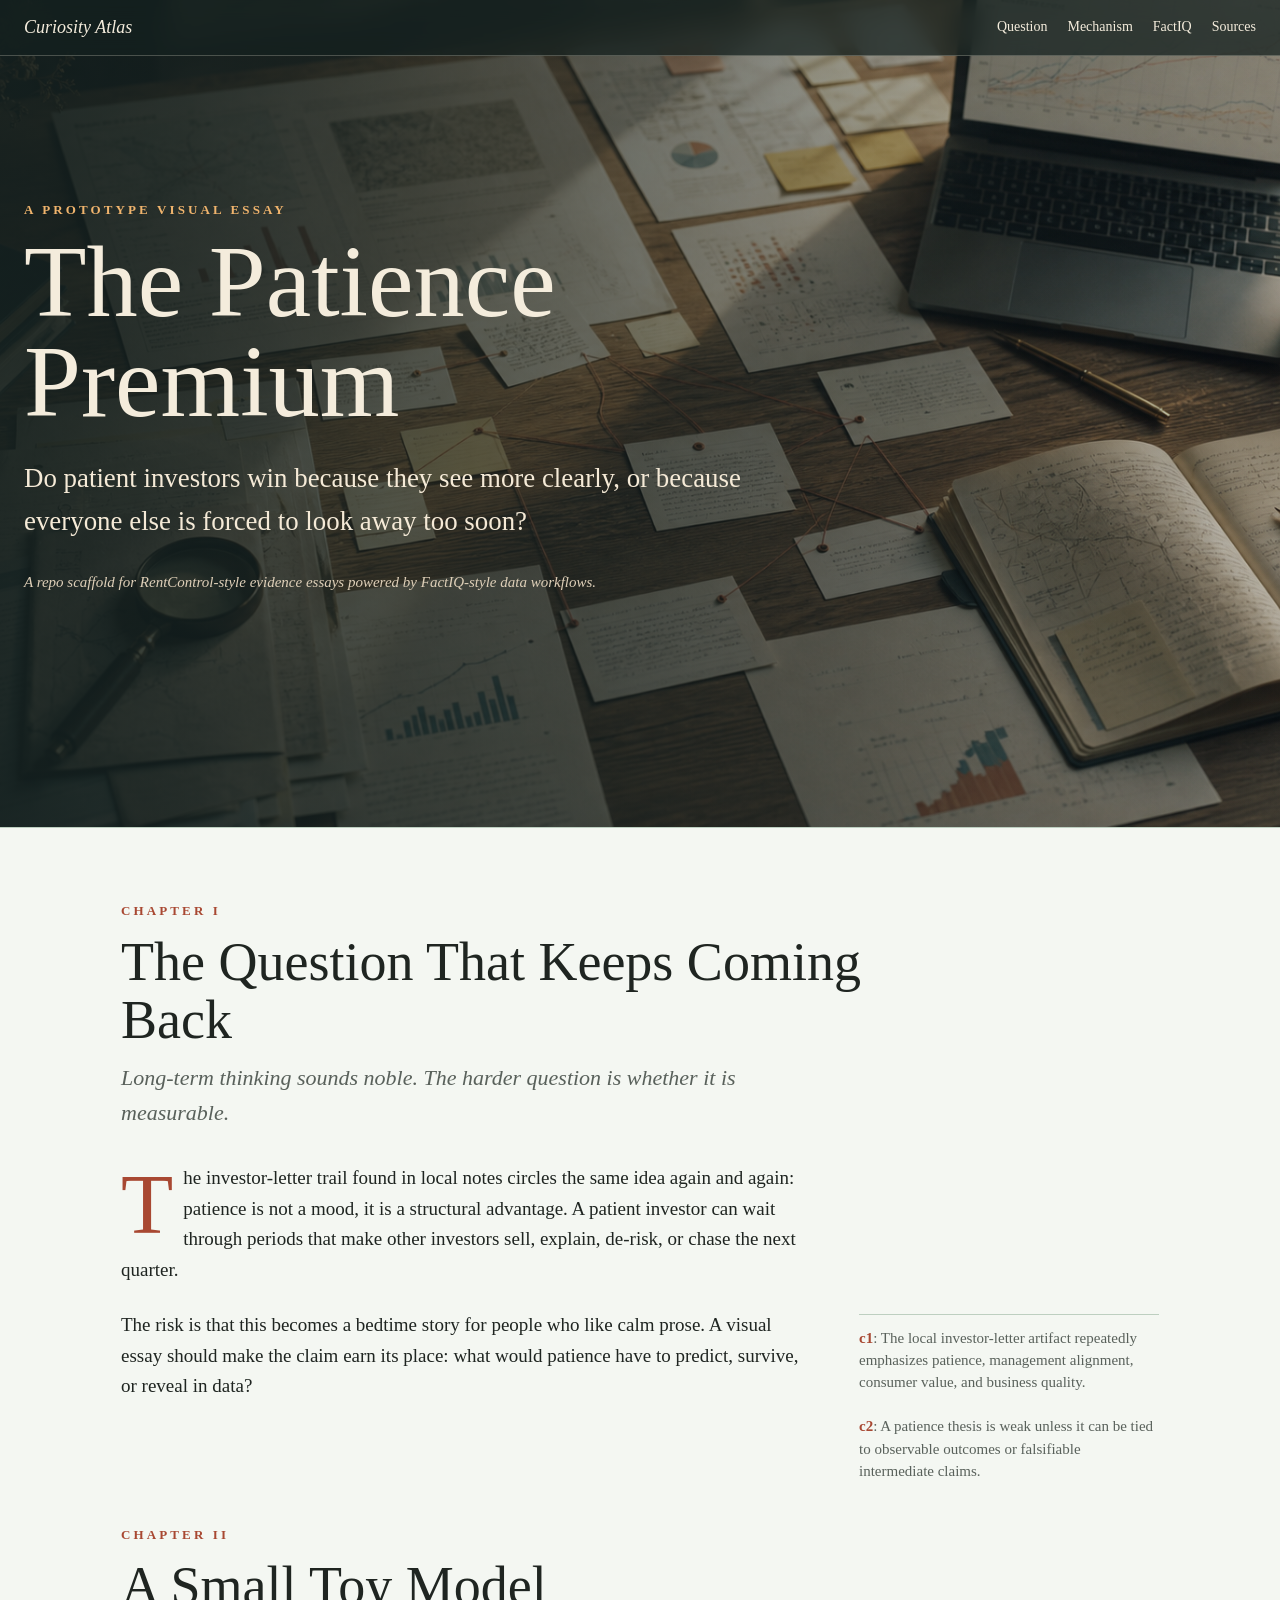
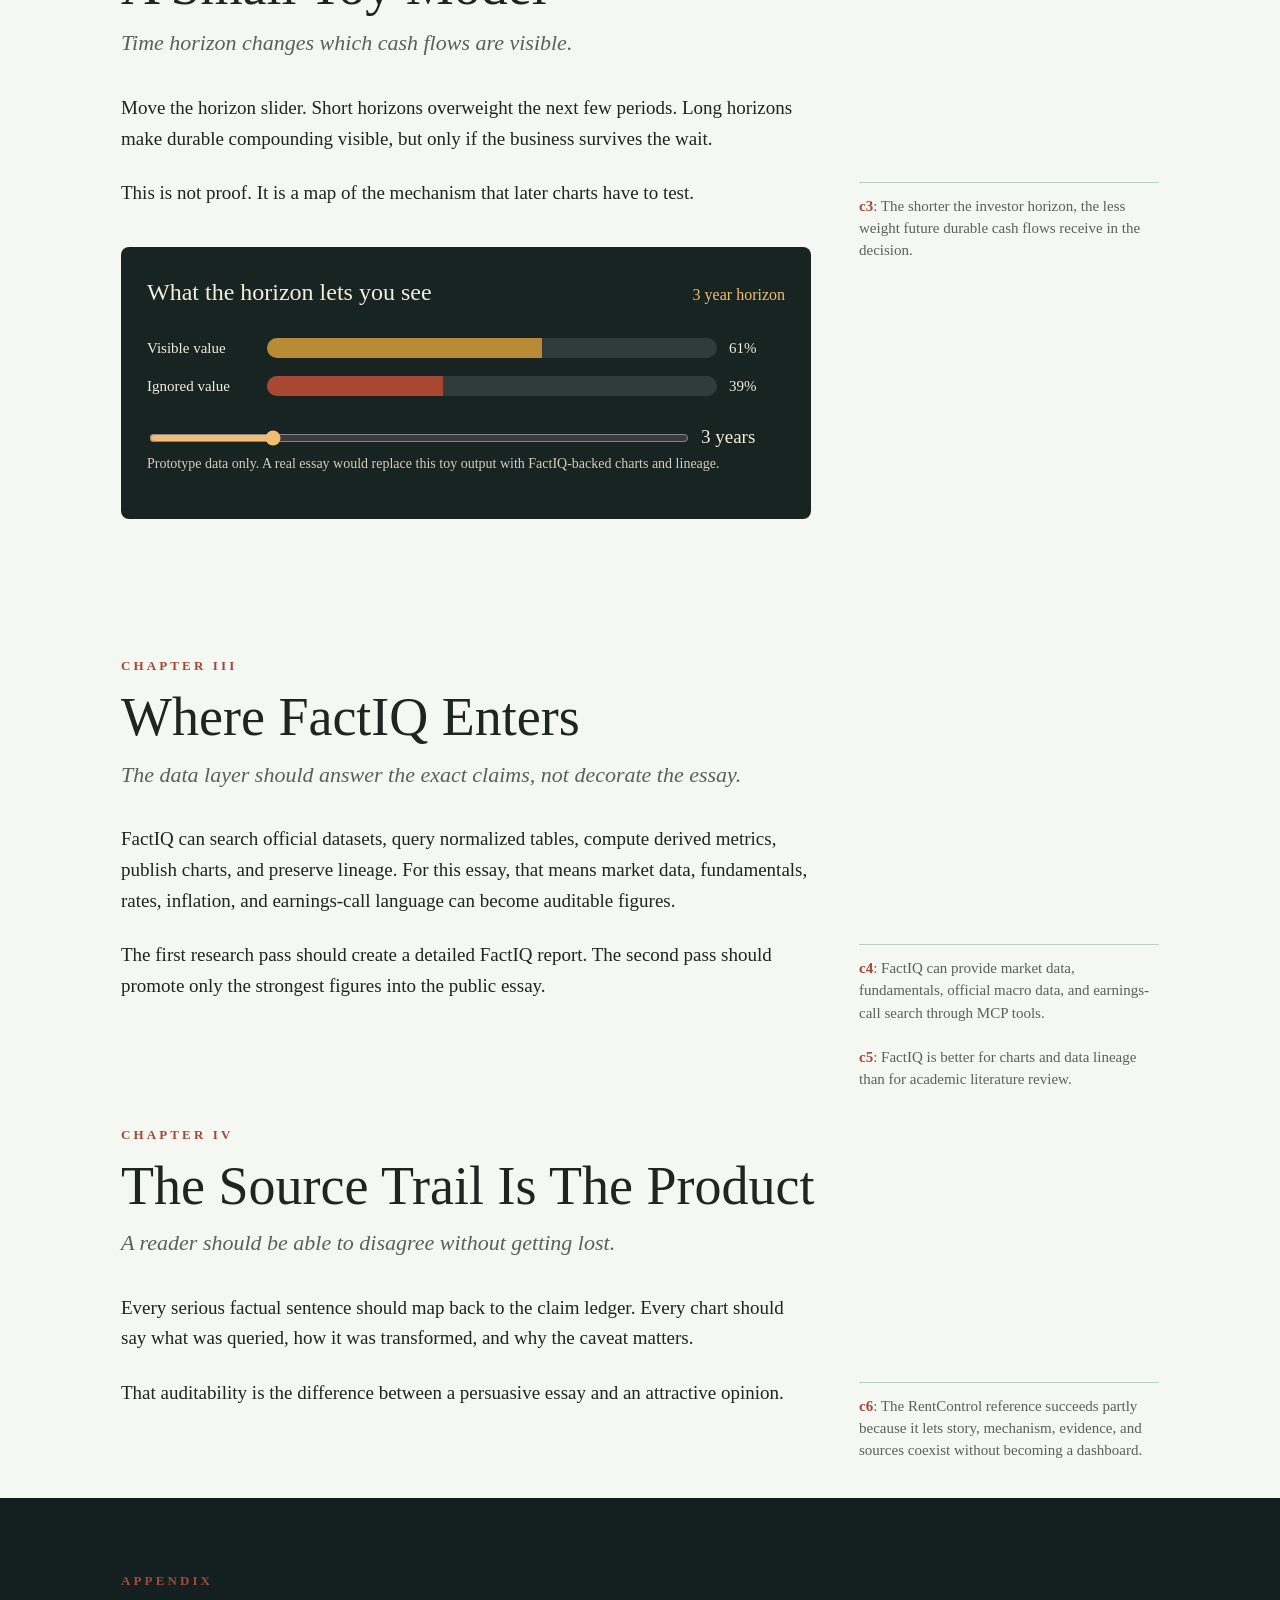
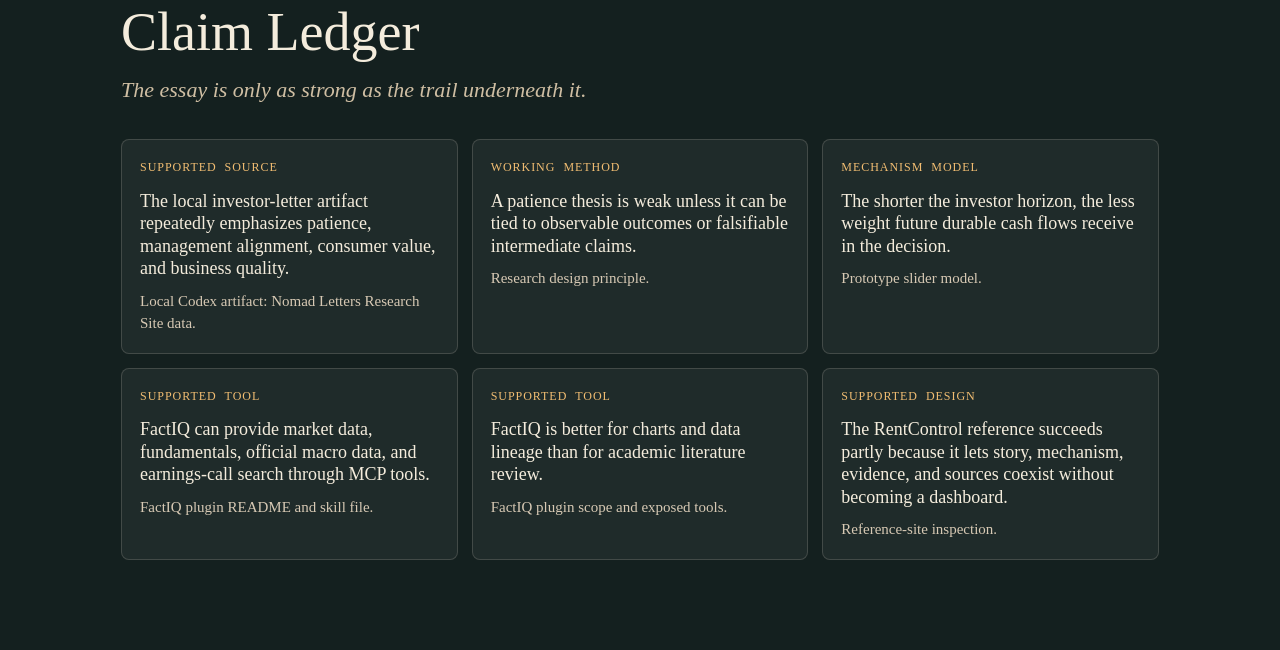
<file: index.html>
<!doctype html>
<html lang="en">
<head>
  <meta charset="utf-8">
  <meta name="viewport" content="width=device-width, initial-scale=1">
  <title>Curiosity Evidence Atlas</title>
  <meta name="description" content="A prototype for turning curiosities into audited visual evidence essays.">
  <link rel="stylesheet" href="styles.css">
</head>
<body>
  <div id="progress"></div>
  <nav class="site-nav" aria-label="Sections">
    <a class="wordmark" href="#top">Curiosity Atlas</a>
    <div class="nav-links">
      <a href="#curiosity">Question</a>
      <a href="#mechanism">Mechanism</a>
      <a href="#data">FactIQ</a>
      <a href="#source-trail">Sources</a>
    </div>
  </nav>

  <header class="hero" id="top">
    <img class="hero-image" src="assets/hero-research-desk.png" alt="A research desk with charts, notes, and source pages.">
    <div class="hero-scrim"></div>
    <div class="hero-copy">
      <p id="kicker" class="kicker">A prototype visual essay</p>
      <h1 id="title">The Patience Premium</h1>
      <p id="subtitle" class="dek">Loading...</p>
      <p class="byline">A repo scaffold for RentControl-style evidence essays powered by FactIQ-style data workflows.</p>
    </div>
  </header>

  <main id="essay" class="article"></main>

  <section class="source-panel" id="sources">
    <div class="section-inner">
      <p class="chapter-no">Appendix</p>
      <h2>Claim Ledger</h2>
      <p class="subhead">The essay is only as strong as the trail underneath it.</p>
      <div id="claims" class="claims-grid"></div>
    </div>
  </section>

  <script id="essay-data" type="application/json">
{
  "title": "The Patience Premium",
  "kicker": "A prototype visual essay",
  "subtitle": "Do patient investors win because they see more clearly, or because everyone else is forced to look away too soon?",
  "chapters": [
    {
      "id": "curiosity",
      "label": "I",
      "title": "The Question That Keeps Coming Back",
      "subhead": "Long-term thinking sounds noble. The harder question is whether it is measurable.",
      "body": [
        "The investor-letter trail found in local notes circles the same idea again and again: patience is not a mood, it is a structural advantage. A patient investor can wait through periods that make other investors sell, explain, de-risk, or chase the next quarter.",
        "The risk is that this becomes a bedtime story for people who like calm prose. A visual essay should make the claim earn its place: what would patience have to predict, survive, or reveal in data?"
      ],
      "claims": ["c1", "c2"]
    },
    {
      "id": "mechanism",
      "label": "II",
      "title": "A Small Toy Model",
      "subhead": "Time horizon changes which cash flows are visible.",
      "body": [
        "Move the horizon slider. Short horizons overweight the next few periods. Long horizons make durable compounding visible, but only if the business survives the wait.",
        "This is not proof. It is a map of the mechanism that later charts have to test."
      ],
      "claims": ["c3"]
    },
    {
      "id": "data",
      "label": "III",
      "title": "Where FactIQ Enters",
      "subhead": "The data layer should answer the exact claims, not decorate the essay.",
      "body": [
        "FactIQ can search official datasets, query normalized tables, compute derived metrics, publish charts, and preserve lineage. For this essay, that means market data, fundamentals, rates, inflation, and earnings-call language can become auditable figures.",
        "The first research pass should create a detailed FactIQ report. The second pass should promote only the strongest figures into the public essay."
      ],
      "claims": ["c4", "c5"]
    },
    {
      "id": "source-trail",
      "label": "IV",
      "title": "The Source Trail Is The Product",
      "subhead": "A reader should be able to disagree without getting lost.",
      "body": [
        "Every serious factual sentence should map back to the claim ledger. Every chart should say what was queried, how it was transformed, and why the caveat matters.",
        "That auditability is the difference between a persuasive essay and an attractive opinion."
      ],
      "claims": ["c6"]
    }
  ],
  "claims": [
    {
      "id": "c1",
      "claim": "The local investor-letter artifact repeatedly emphasizes patience, management alignment, consumer value, and business quality.",
      "status": "supported",
      "type": "source",
      "evidence": "Local Codex artifact: Nomad Letters Research Site data."
    },
    {
      "id": "c2",
      "claim": "A patience thesis is weak unless it can be tied to observable outcomes or falsifiable intermediate claims.",
      "status": "working",
      "type": "method",
      "evidence": "Research design principle."
    },
    {
      "id": "c3",
      "claim": "The shorter the investor horizon, the less weight future durable cash flows receive in the decision.",
      "status": "mechanism",
      "type": "model",
      "evidence": "Prototype slider model."
    },
    {
      "id": "c4",
      "claim": "FactIQ can provide market data, fundamentals, official macro data, and earnings-call search through MCP tools.",
      "status": "supported",
      "type": "tool",
      "evidence": "FactIQ plugin README and skill file."
    },
    {
      "id": "c5",
      "claim": "FactIQ is better for charts and data lineage than for academic literature review.",
      "status": "supported",
      "type": "tool",
      "evidence": "FactIQ plugin scope and exposed tools."
    },
    {
      "id": "c6",
      "claim": "The RentControl reference succeeds partly because it lets story, mechanism, evidence, and sources coexist without becoming a dashboard.",
      "status": "supported",
      "type": "design",
      "evidence": "Reference-site inspection."
    }
  ],
  "sampleData": [
    { "horizon": 1, "visibleValue": 42, "ignoredValue": 58 },
    { "horizon": 2, "visibleValue": 51, "ignoredValue": 49 },
    { "horizon": 3, "visibleValue": 61, "ignoredValue": 39 },
    { "horizon": 5, "visibleValue": 74, "ignoredValue": 26 },
    { "horizon": 8, "visibleValue": 86, "ignoredValue": 14 },
    { "horizon": 10, "visibleValue": 91, "ignoredValue": 9 }
  ]
}
  </script>
  <script src="app.js"></script>
</body>
</html>
</file>
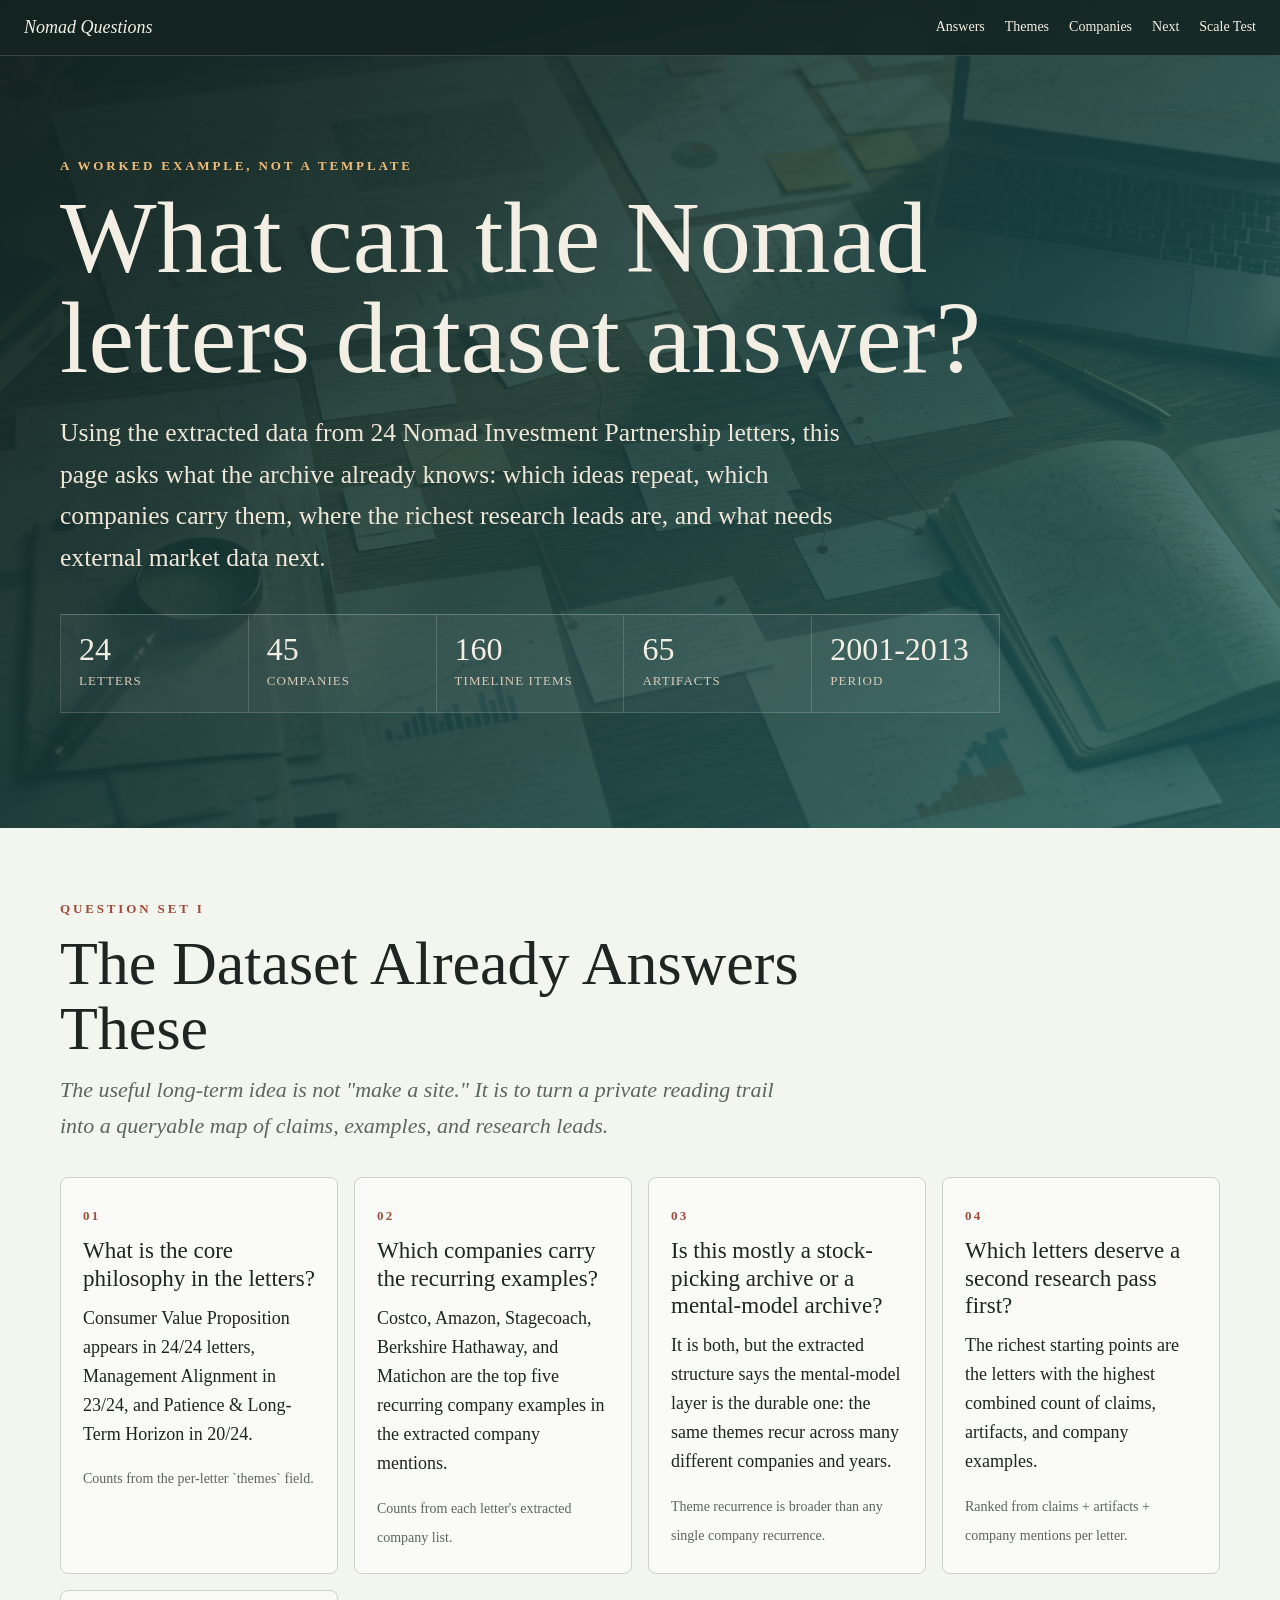
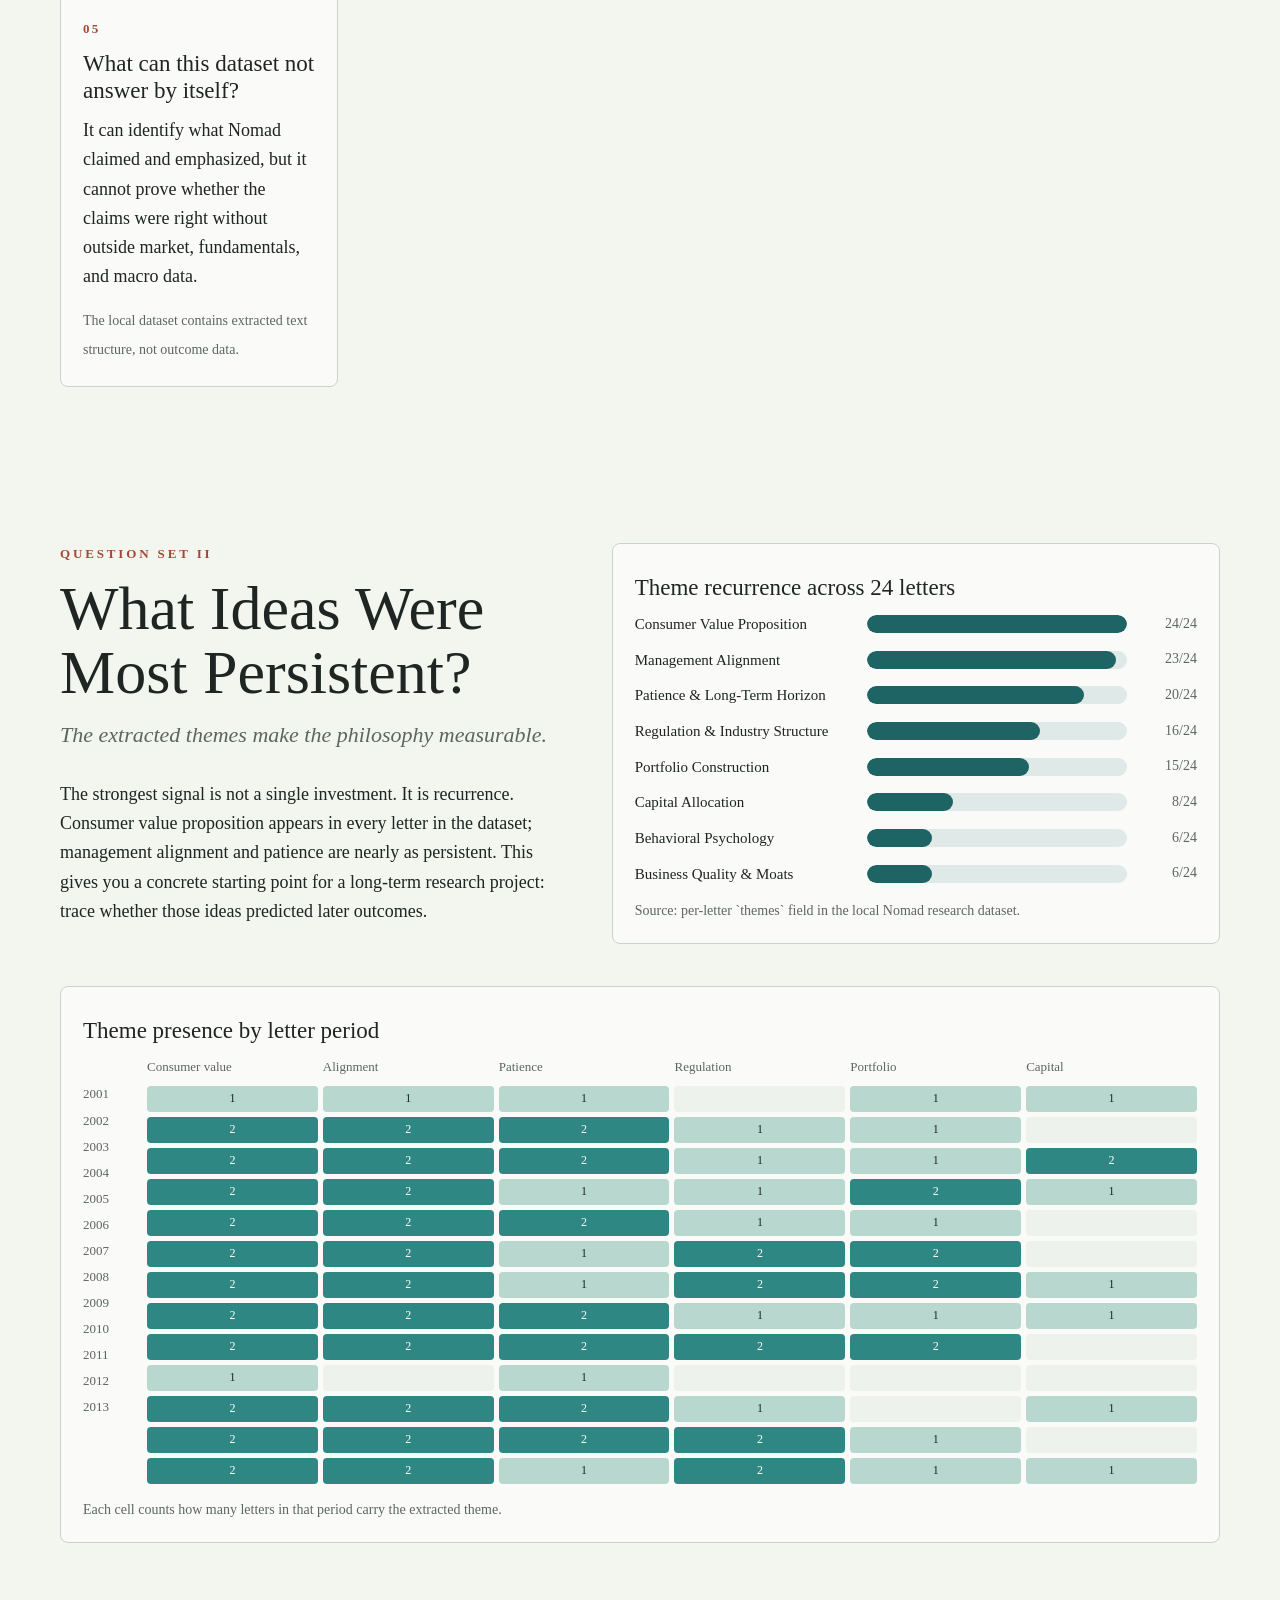
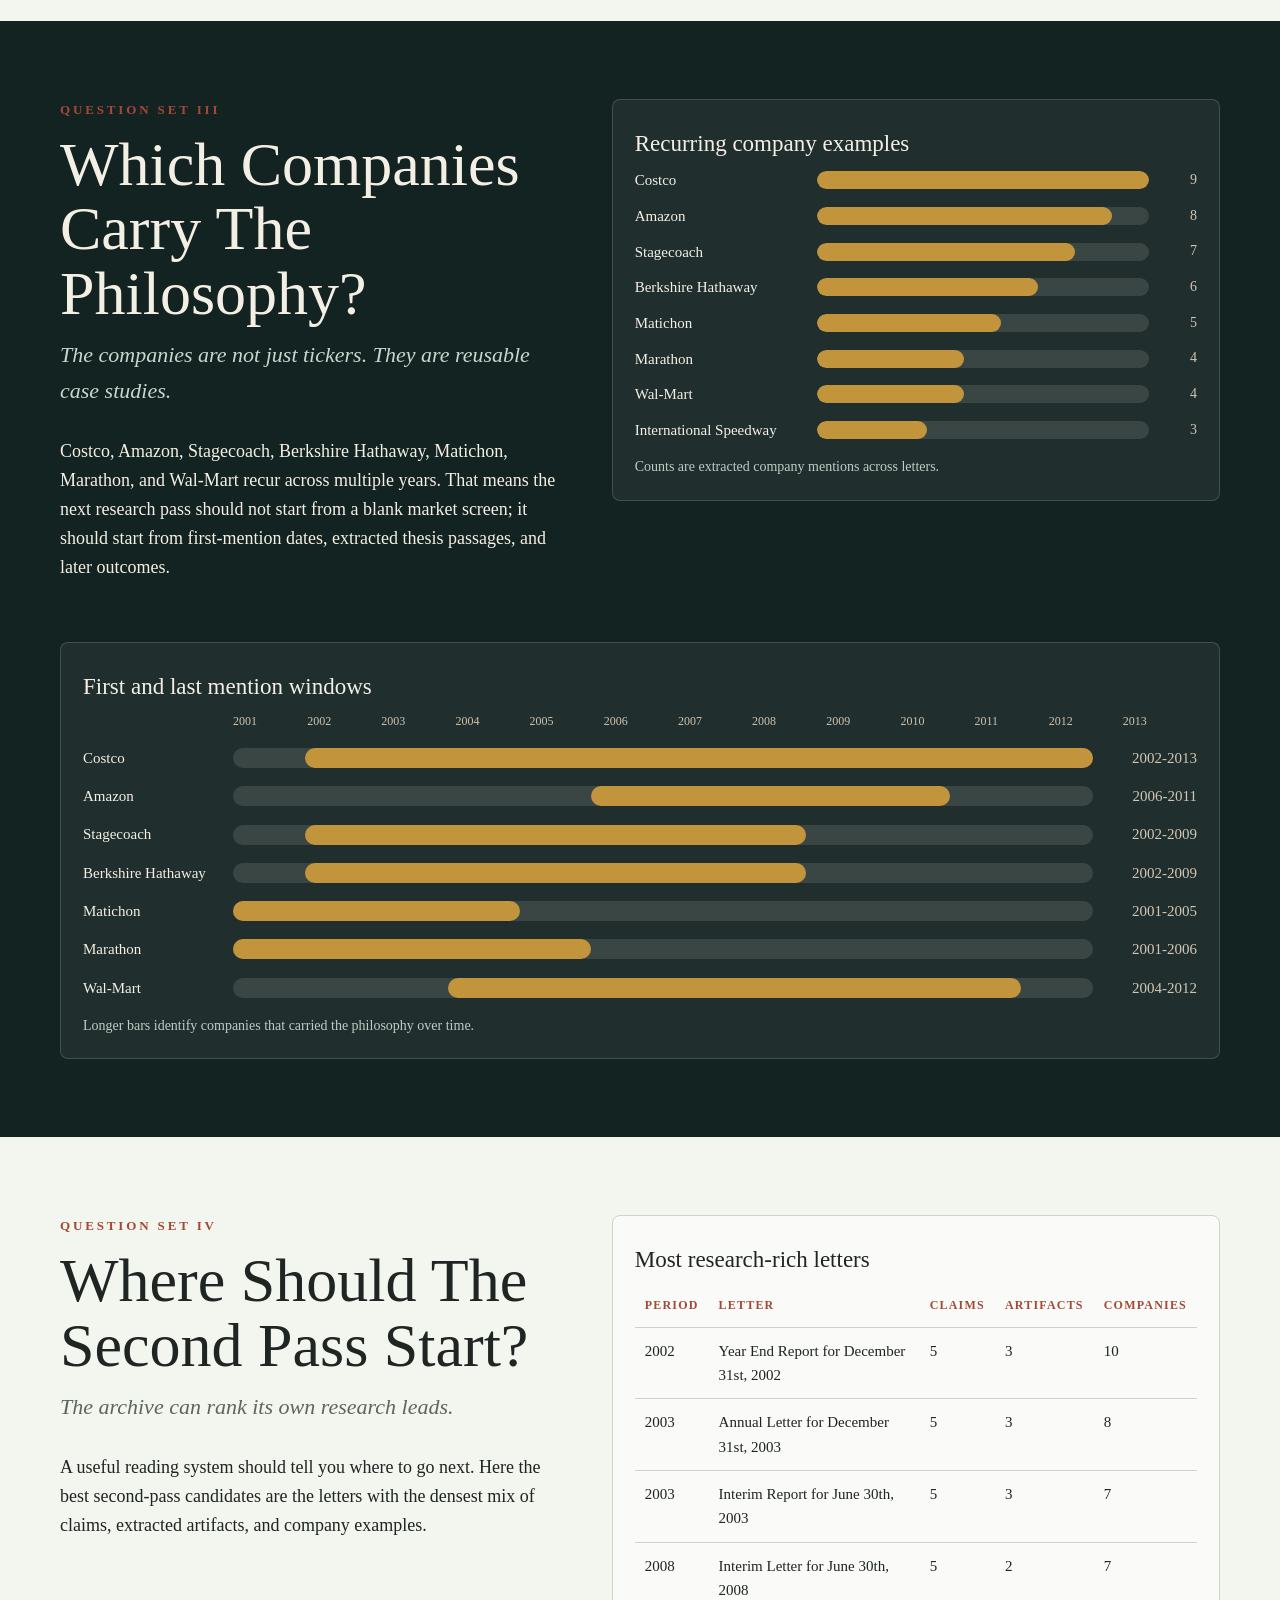
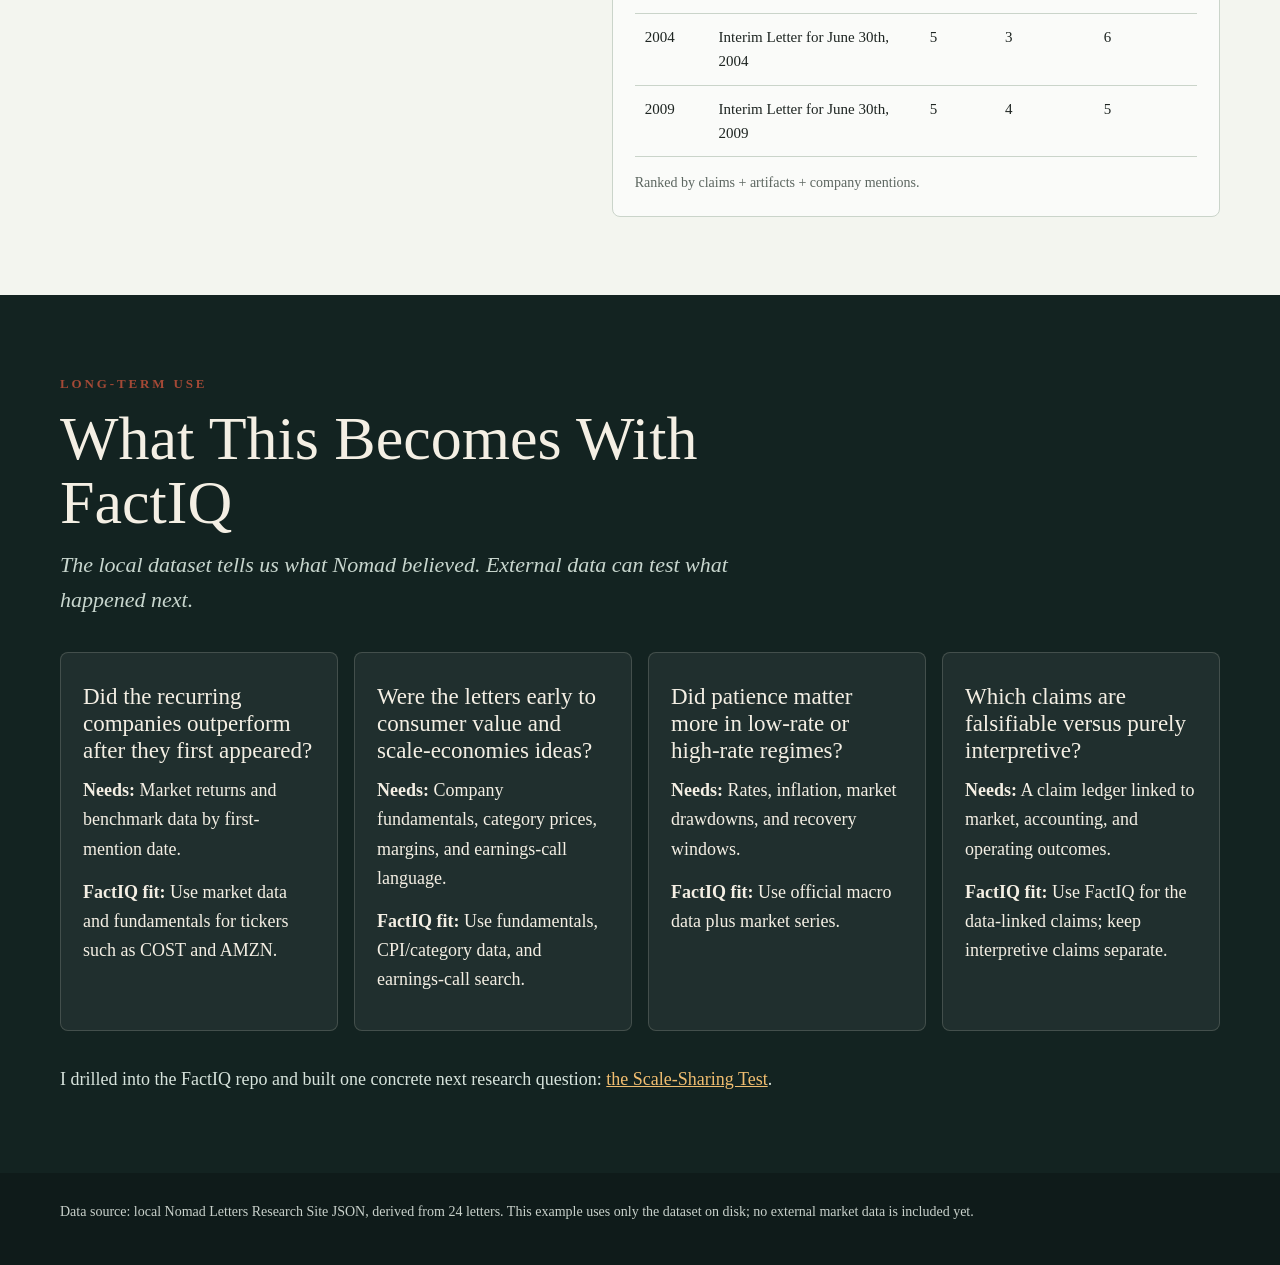
<file: site/index.html>
<!doctype html>
<html lang="en">
<head>
  <meta charset="utf-8">
  <meta name="viewport" content="width=device-width, initial-scale=1">
  <title>What the Nomad Letters Dataset Can Answer</title>
  <meta name="description" content="A worked example using the Nomad investor-letter dataset to answer concrete questions with extracted data.">
  <link rel="stylesheet" href="styles.css">
</head>
<body>
  <div id="progress"></div>
  <nav class="site-nav" aria-label="Sections">
    <a class="wordmark" href="#top">Nomad Questions</a>
    <div class="nav-links">
      <a href="#answers">Answers</a>
      <a href="#themes">Themes</a>
      <a href="#companies">Companies</a>
      <a href="#next">Next</a>
      <a href="scale-sharing.html">Scale Test</a>
    </div>
  </nav>

  <header class="hero" id="top">
    <div class="hero-copy">
      <p class="kicker">A worked example, not a template</p>
      <h1>What can the Nomad letters dataset answer?</h1>
      <p class="dek">
        Using the extracted data from 24 Nomad Investment Partnership letters,
        this page asks what the archive already knows: which ideas repeat, which
        companies carry them, where the richest research leads are, and what
        needs external market data next.
      </p>
      <div id="hero-stats" class="hero-stats" aria-label="Dataset summary"></div>
    </div>
  </header>

  <main>
    <section class="chapter intro" id="answers">
      <div class="section-inner">
        <p class="chapter-no">Question Set I</p>
        <h2>The Dataset Already Answers These</h2>
        <p class="subhead">
          The useful long-term idea is not "make a site." It is to turn a private
          reading trail into a queryable map of claims, examples, and research
          leads.
        </p>
        <div id="answer-cards" class="answer-grid"></div>
      </div>
    </section>

    <section class="chapter" id="themes">
      <div class="section-inner split">
        <div>
          <p class="chapter-no">Question Set II</p>
          <h2>What Ideas Were Most Persistent?</h2>
          <p class="subhead">The extracted themes make the philosophy measurable.</p>
          <p>
            The strongest signal is not a single investment. It is recurrence.
            Consumer value proposition appears in every letter in the dataset;
            management alignment and patience are nearly as persistent. This
            gives you a concrete starting point for a long-term research project:
            trace whether those ideas predicted later outcomes.
          </p>
        </div>
        <figure class="panel">
          <h3>Theme recurrence across 24 letters</h3>
          <div id="theme-bars" class="bar-chart"></div>
          <figcaption>Source: per-letter `themes` field in the local Nomad research dataset.</figcaption>
        </figure>
      </div>
      <div class="section-inner">
        <figure class="panel wide-panel">
          <h3>Theme presence by letter period</h3>
          <div id="theme-heatmap" class="heatmap"></div>
          <figcaption>Each cell counts how many letters in that period carry the extracted theme.</figcaption>
        </figure>
      </div>
    </section>

    <section class="chapter dark" id="companies">
      <div class="section-inner split">
        <div>
          <p class="chapter-no">Question Set III</p>
          <h2>Which Companies Carry The Philosophy?</h2>
          <p class="subhead">
            The companies are not just tickers. They are reusable case studies.
          </p>
          <p>
            Costco, Amazon, Stagecoach, Berkshire Hathaway, Matichon, Marathon,
            and Wal-Mart recur across multiple years. That means the next
            research pass should not start from a blank market screen; it should
            start from first-mention dates, extracted thesis passages, and later
            outcomes.
          </p>
        </div>
        <figure class="panel dark-panel">
          <h3>Recurring company examples</h3>
          <div id="company-bars" class="bar-chart compact"></div>
          <figcaption>Counts are extracted company mentions across letters.</figcaption>
        </figure>
      </div>
      <div class="section-inner">
        <figure class="panel dark-panel wide-panel">
          <h3>First and last mention windows</h3>
          <div id="company-timeline" class="timeline-chart"></div>
          <figcaption>Longer bars identify companies that carried the philosophy over time.</figcaption>
        </figure>
      </div>
    </section>

    <section class="chapter" id="letters">
      <div class="section-inner split">
        <div>
          <p class="chapter-no">Question Set IV</p>
          <h2>Where Should The Second Pass Start?</h2>
          <p class="subhead">The archive can rank its own research leads.</p>
          <p>
            A useful reading system should tell you where to go next. Here the
            best second-pass candidates are the letters with the densest mix of
            claims, extracted artifacts, and company examples.
          </p>
        </div>
        <figure class="panel">
          <h3>Most research-rich letters</h3>
          <div id="letter-table" class="table-wrap"></div>
          <figcaption>Ranked by claims + artifacts + company mentions.</figcaption>
        </figure>
      </div>
    </section>

    <section class="chapter dark" id="next">
      <div class="section-inner">
        <p class="chapter-no">Long-Term Use</p>
        <h2>What This Becomes With FactIQ</h2>
        <p class="subhead">
          The local dataset tells us what Nomad believed. External data can test
          what happened next.
        </p>
        <div id="external-questions" class="next-grid"></div>
        <p class="cta-line">
          I drilled into the FactIQ repo and built one concrete next research question:
          <a href="scale-sharing.html">the Scale-Sharing Test</a>.
        </p>
      </div>
    </section>
  </main>

  <footer class="site-footer">
    <p>
      Data source: local Nomad Letters Research Site JSON, derived from 24
      letters. This example uses only the dataset on disk; no external market
      data is included yet.
    </p>
  </footer>

  <script src="app.js"></script>
</body>
</html>
</file>
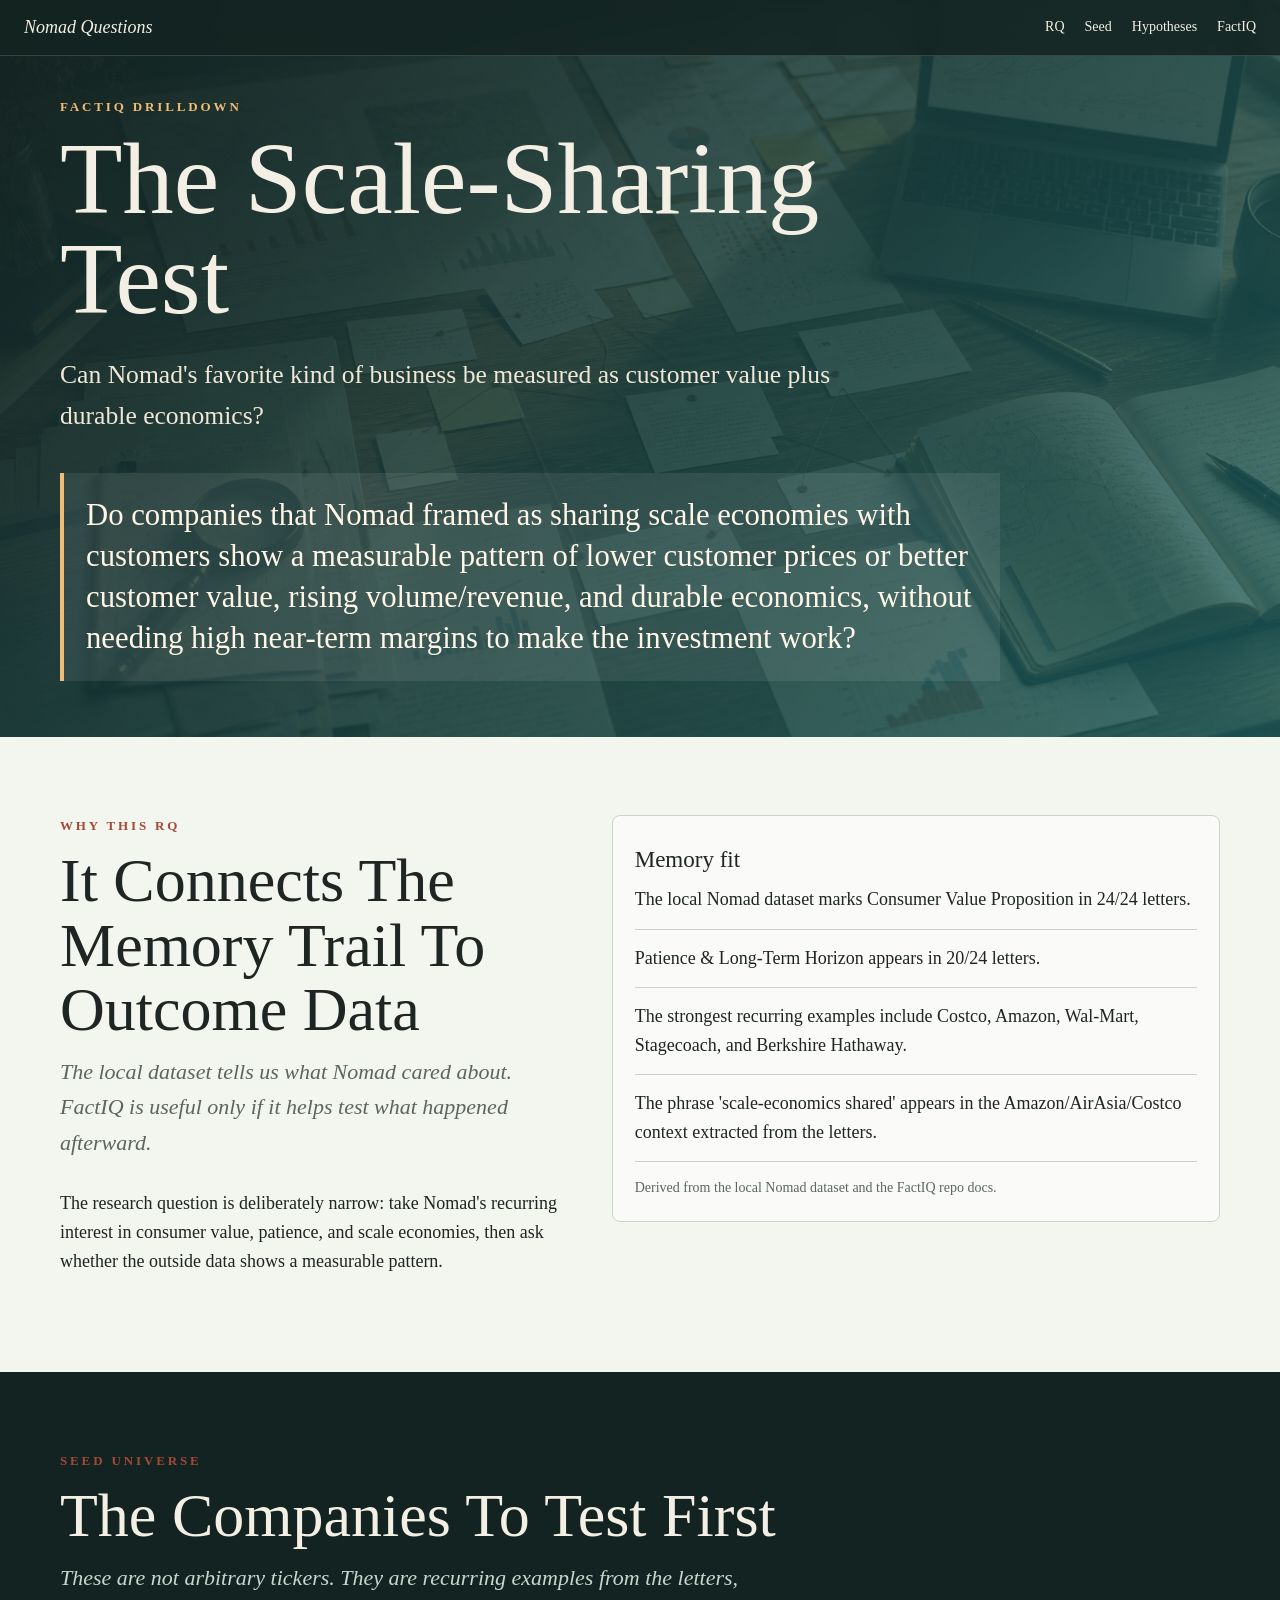
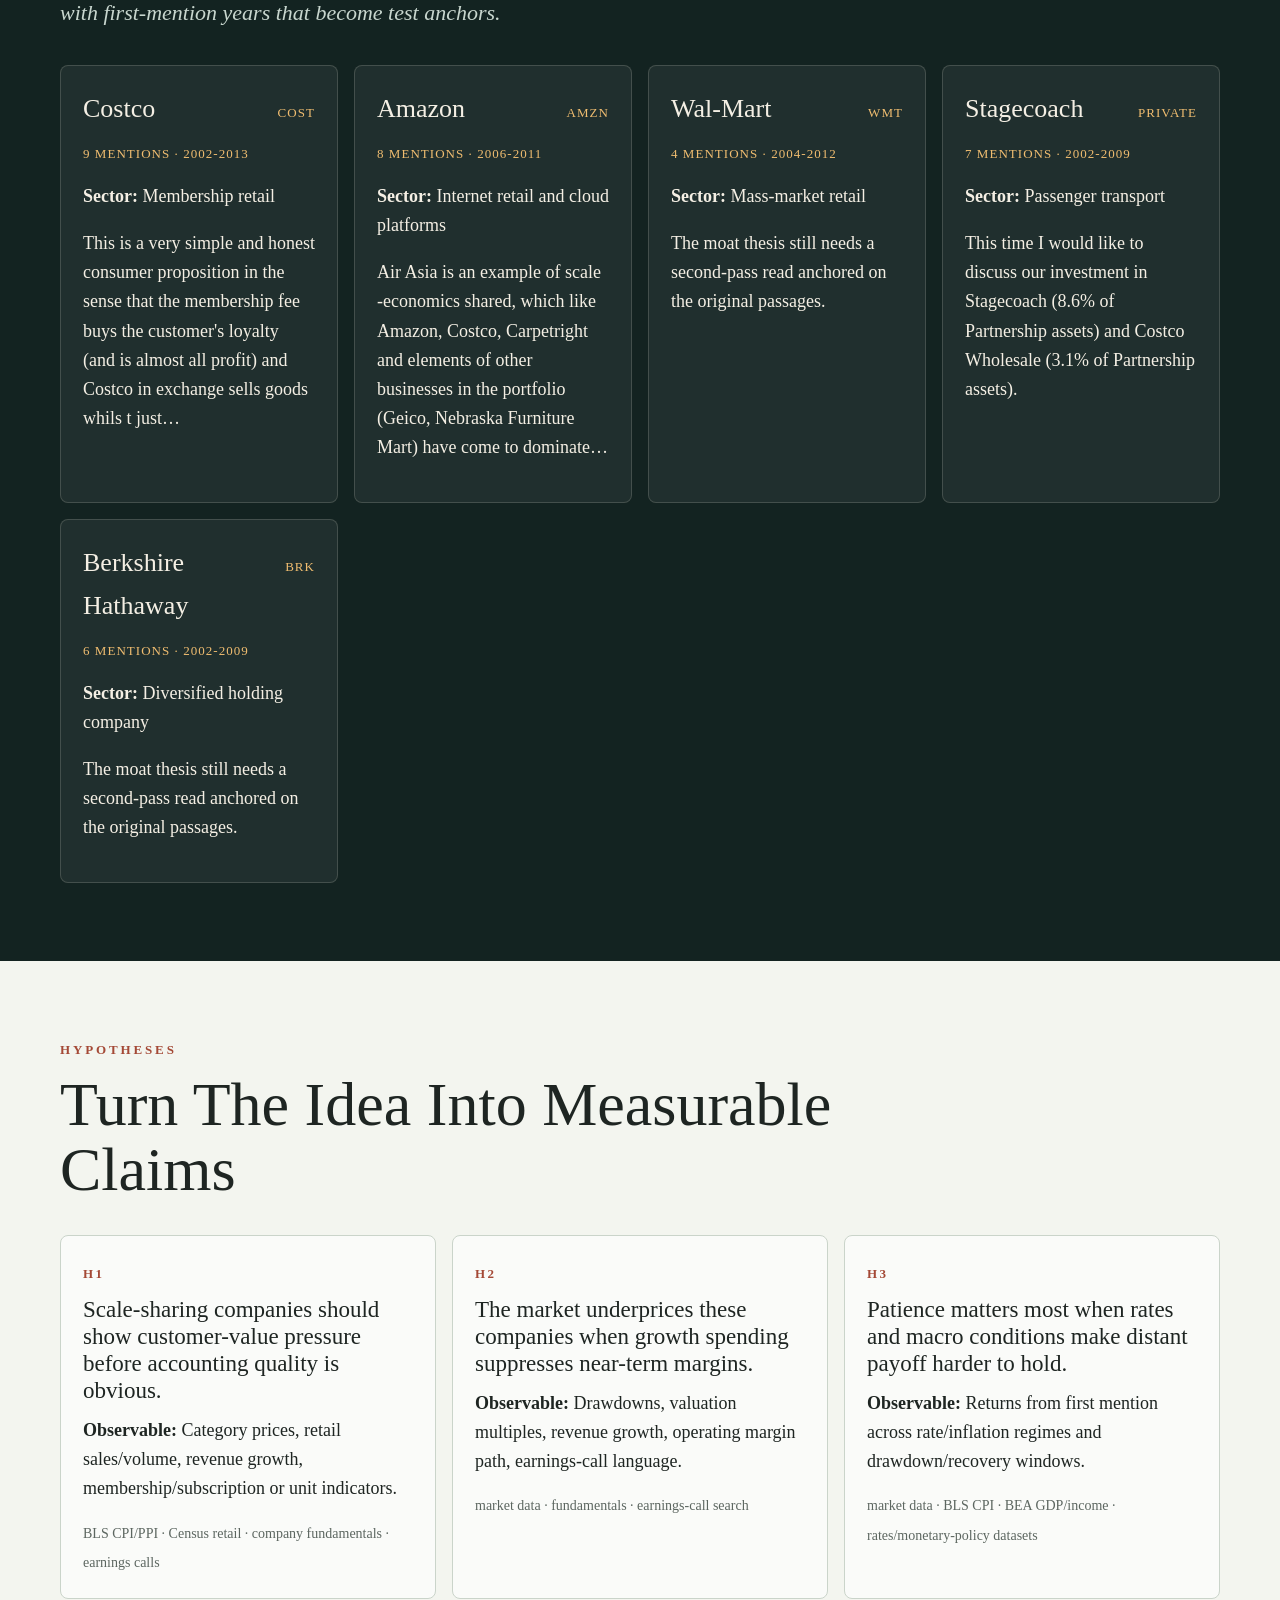
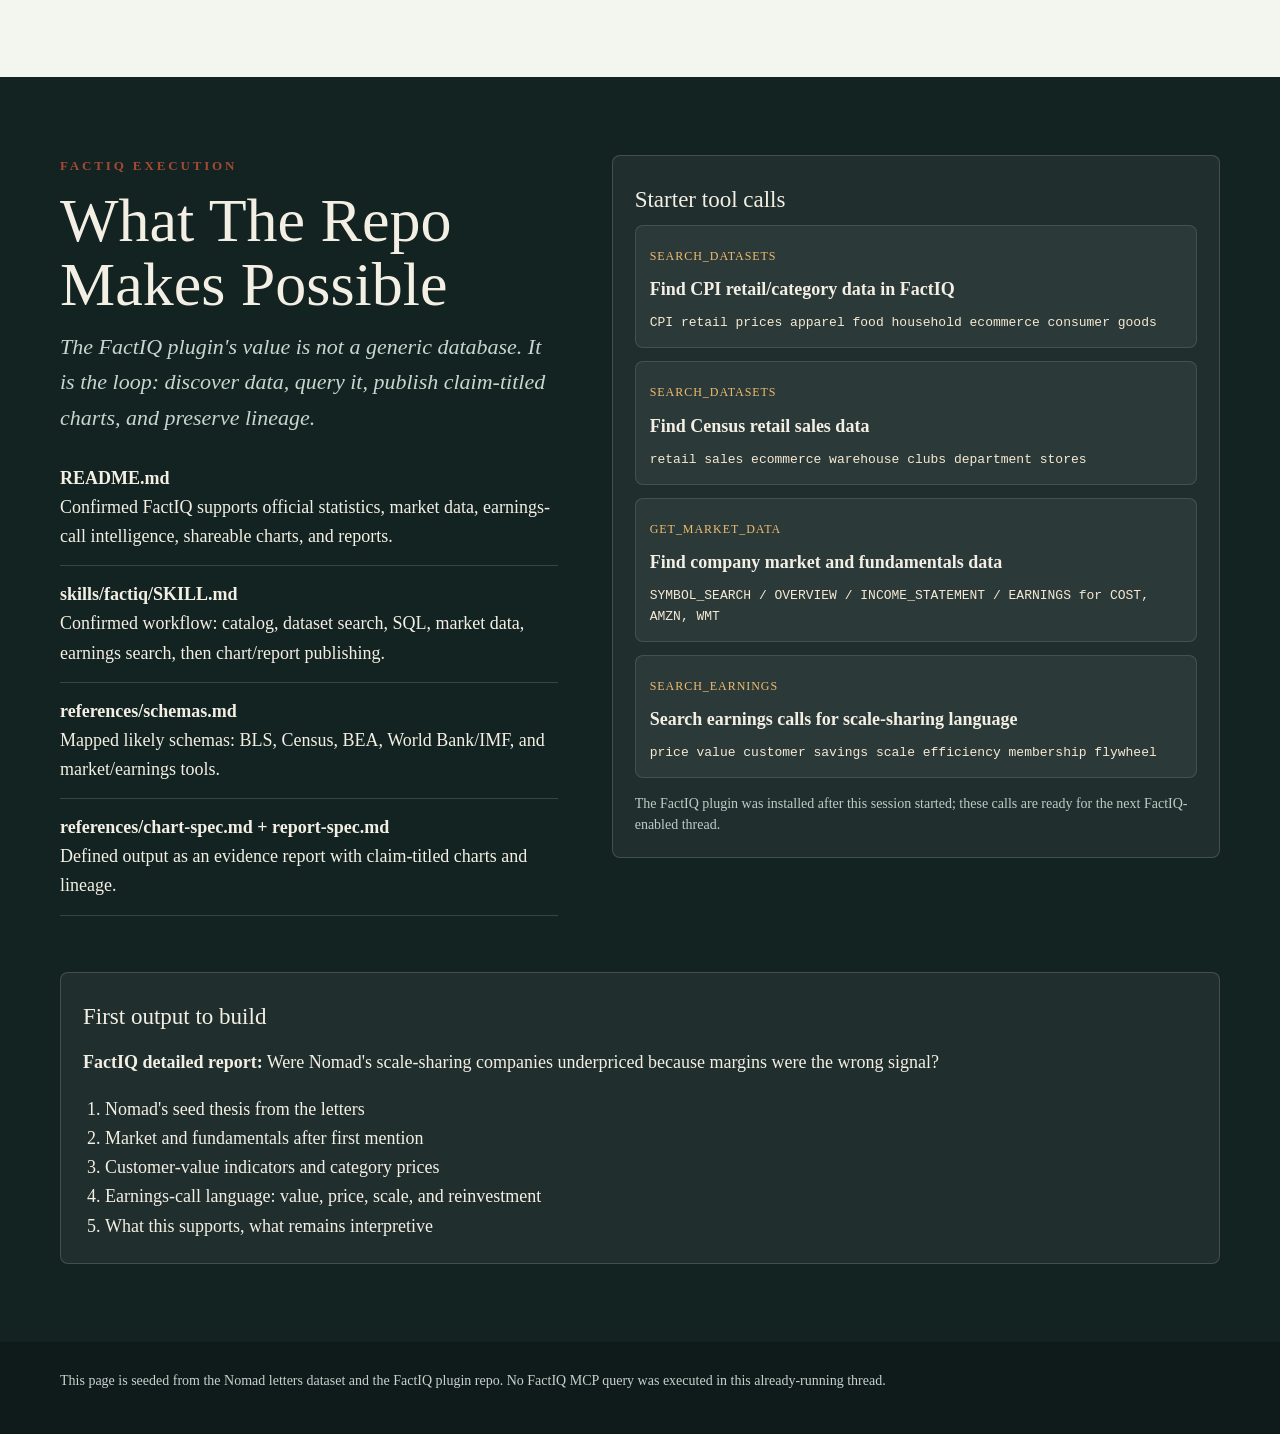
<file: site/scale-sharing.html>
<!doctype html>
<html lang="en">
<head>
  <meta charset="utf-8">
  <meta name="viewport" content="width=device-width, initial-scale=1">
  <title>The Scale-Sharing Test</title>
  <meta name="description" content="A FactIQ-ready research question seeded from the Nomad letters dataset.">
  <link rel="stylesheet" href="styles.css">
</head>
<body>
  <div id="progress"></div>
  <nav class="site-nav" aria-label="Sections">
    <a class="wordmark" href="index.html">Nomad Questions</a>
    <div class="nav-links">
      <a href="#rq">RQ</a>
      <a href="#seed">Seed</a>
      <a href="#hypotheses">Hypotheses</a>
      <a href="#factiq">FactIQ</a>
    </div>
  </nav>

  <header class="hero rq-hero" id="rq">
    <div class="hero-copy">
      <p class="kicker">FactIQ drilldown</p>
      <h1 id="rq-title">The Scale-Sharing Test</h1>
      <p id="rq-subtitle" class="dek"></p>
      <p id="rq-question" class="rq-question"></p>
    </div>
  </header>

  <main>
    <section class="chapter" id="why">
      <div class="section-inner split">
        <div>
          <p class="chapter-no">Why This RQ</p>
          <h2>It Connects The Memory Trail To Outcome Data</h2>
          <p class="subhead">
            The local dataset tells us what Nomad cared about. FactIQ is useful
            only if it helps test what happened afterward.
          </p>
          <p>
            The research question is deliberately narrow: take Nomad's recurring
            interest in consumer value, patience, and scale economies, then ask
            whether the outside data shows a measurable pattern.
          </p>
        </div>
        <figure class="panel">
          <h3>Memory fit</h3>
          <div id="memory-fit" class="bullet-list"></div>
          <figcaption>Derived from the local Nomad dataset and the FactIQ repo docs.</figcaption>
        </figure>
      </div>
    </section>

    <section class="chapter dark" id="seed">
      <div class="section-inner">
        <p class="chapter-no">Seed Universe</p>
        <h2>The Companies To Test First</h2>
        <p class="subhead">
          These are not arbitrary tickers. They are recurring examples from the
          letters, with first-mention years that become test anchors.
        </p>
        <div id="seed-companies" class="company-grid"></div>
      </div>
    </section>

    <section class="chapter" id="hypotheses">
      <div class="section-inner">
        <p class="chapter-no">Hypotheses</p>
        <h2>Turn The Idea Into Measurable Claims</h2>
        <div id="hypothesis-grid" class="answer-grid"></div>
      </div>
    </section>

    <section class="chapter dark" id="factiq">
      <div class="section-inner split">
        <div>
          <p class="chapter-no">FactIQ Execution</p>
          <h2>What The Repo Makes Possible</h2>
          <p class="subhead">
            The FactIQ plugin's value is not a generic database. It is the loop:
            discover data, query it, publish claim-titled charts, and preserve lineage.
          </p>
          <div id="repo-basis" class="basis-list"></div>
        </div>
        <figure class="panel dark-panel">
          <h3>Starter tool calls</h3>
          <div id="starter-queries" class="query-list"></div>
          <figcaption>
            The FactIQ plugin was installed after this session started; these
            calls are ready for the next FactIQ-enabled thread.
          </figcaption>
        </figure>
      </div>
      <div class="section-inner">
        <figure class="panel dark-panel wide-panel">
          <h3>First output to build</h3>
          <div id="first-output" class="output-plan"></div>
        </figure>
      </div>
    </section>
  </main>

  <footer class="site-footer">
    <p>
      This page is seeded from the Nomad letters dataset and the FactIQ plugin
      repo. No FactIQ MCP query was executed in this already-running thread.
    </p>
  </footer>

  <script src="scale-sharing.js"></script>
</body>
</html>
</file>
<file: styles.css>
:root {
  --paper: #f4f7f2;
  --paper-2: #e6eee6;
  --ink: #1f2521;
  --soft: #59615b;
  --line: #bdcfc0;
  --teal: #235f63;
  --rust: #a84832;
  --gold: #b98b35;
  --night: #14201f;
  --night-ink: #f4ecdc;
  --measure: 690px;
  --side: 300px;
}

* {
  box-sizing: border-box;
}

html {
  scroll-behavior: smooth;
}

body {
  margin: 0;
  background: var(--paper);
  color: var(--ink);
  font-family: Georgia, "Times New Roman", serif;
  font-size: 19px;
  line-height: 1.62;
}

a {
  color: var(--teal);
}

#progress {
  position: fixed;
  inset: 0 auto auto 0;
  width: 0;
  height: 3px;
  background: var(--rust);
  z-index: 20;
}

.site-nav {
  position: fixed;
  inset: 0 0 auto;
  z-index: 15;
  display: flex;
  justify-content: space-between;
  align-items: center;
  padding: 13px 24px;
  border-bottom: 1px solid rgba(244, 236, 220, 0.24);
  background: rgba(20, 32, 31, 0.72);
  color: var(--night-ink);
  backdrop-filter: blur(12px);
}

.wordmark,
.nav-links a {
  color: var(--night-ink);
  text-decoration: none;
}

.wordmark {
  font-style: italic;
  font-size: 18px;
}

.nav-links {
  display: flex;
  gap: 20px;
  font-size: 14px;
}

.hero {
  position: relative;
  min-height: 92vh;
  overflow: hidden;
  display: flex;
  align-items: center;
  padding: 110px 24px 16vh;
  border-bottom: 1px solid var(--line);
}

.hero-image,
.hero-scrim {
  position: absolute;
  inset: 0;
}

.hero-image {
  width: 100%;
  height: 100%;
  object-fit: cover;
}

.hero-scrim {
  background:
    linear-gradient(90deg, rgba(20, 32, 31, 0.88) 0%, rgba(20, 32, 31, 0.58) 42%, rgba(20, 32, 31, 0.08) 100%),
    linear-gradient(0deg, rgba(20, 32, 31, 0.22), rgba(20, 32, 31, 0.08));
}

.hero-copy {
  position: relative;
  z-index: 2;
  max-width: 860px;
  color: var(--night-ink);
}

.kicker,
.chapter-no {
  margin: 0 0 12px;
  text-transform: uppercase;
  letter-spacing: 0.24em;
  color: var(--rust);
  font-size: 13px;
  font-weight: 700;
}

.hero .kicker {
  color: #f0b46d;
}

h1 {
  max-width: 850px;
  margin: 0 0 24px;
  font-size: clamp(46px, 8vw, 104px);
  line-height: 0.98;
  font-weight: 500;
  letter-spacing: 0;
}

.dek {
  max-width: 720px;
  margin: 0 0 26px;
  color: #f5ead7;
  font-size: clamp(20px, 2.1vw, 27px);
}

.byline {
  max-width: 640px;
  margin: 0;
  color: #decfb8;
  font-size: 15px;
  font-style: italic;
}

.article,
.section-inner {
  max-width: calc(var(--measure) + var(--side) + 96px);
  margin: 0 auto;
  padding: 0 24px;
}

.chapter {
  padding: 72px 0 26px;
}

.chapter h2,
.source-panel h2 {
  max-width: 820px;
  margin: 0 0 10px;
  font-size: clamp(32px, 4.8vw, 54px);
  line-height: 1.08;
  font-weight: 500;
}

.subhead {
  max-width: var(--measure);
  margin: 0 0 32px;
  color: var(--soft);
  font-size: 22px;
  font-style: italic;
}

.chapter-body {
  max-width: var(--measure);
}

.chapter-body p {
  margin: 0 0 1.25em;
}

.dropcap::first-letter {
  float: left;
  padding: 8px 10px 0 0;
  color: var(--rust);
  font-size: 4.5em;
  line-height: 0.78;
}

.sidenote {
  margin: 18px 0;
  padding: 13px 16px;
  border-left: 3px solid var(--line);
  background: var(--paper-2);
  color: var(--soft);
  font-size: 15px;
  line-height: 1.48;
}

.sidenote b {
  color: var(--rust);
}

@media (min-width: 1120px) {
  .chapter-body {
    position: relative;
  }

  .sidenote {
    float: right;
    clear: right;
    width: var(--side);
    margin-top: 4px;
    margin-right: calc(-1 * var(--side) - 48px);
    background: transparent;
    border-left: 0;
    border-top: 1px solid var(--line);
    padding: 12px 0 0;
  }
}

.mechanism-card {
  max-width: 900px;
  margin: 38px 0;
  padding: 26px;
  background: #172422;
  color: var(--night-ink);
  border-radius: 8px;
}

.mechanism-head {
  display: flex;
  justify-content: space-between;
  gap: 20px;
  align-items: baseline;
  margin-bottom: 18px;
}

.mechanism-head h3 {
  margin: 0;
  font-size: 24px;
  font-weight: 500;
}

.metric {
  color: #f1bd72;
  font-size: 16px;
}

.bars {
  display: grid;
  gap: 14px;
  margin: 24px 0;
}

.bar-row {
  display: grid;
  grid-template-columns: 108px 1fr 56px;
  align-items: center;
  gap: 12px;
  font-size: 15px;
}

.track {
  height: 20px;
  overflow: hidden;
  border-radius: 999px;
  background: rgba(255, 255, 255, 0.11);
}

.fill {
  height: 100%;
  width: 50%;
  background: var(--gold);
  transition: width 160ms ease;
}

.fill.ignored {
  background: var(--rust);
}

.horizon-control {
  display: grid;
  grid-template-columns: 1fr 84px;
  gap: 14px;
  align-items: center;
}

input[type="range"] {
  width: 100%;
  accent-color: #f1bd72;
}

.chart-note {
  margin: 14px 0 0;
  color: #d9ccb9;
  font-size: 14px;
}

.source-panel {
  margin-top: 40px;
  padding: 72px 0 90px;
  background: var(--night);
  color: var(--night-ink);
}

.source-panel .subhead {
  color: #cfbea3;
}

.claims-grid {
  display: grid;
  grid-template-columns: repeat(auto-fit, minmax(260px, 1fr));
  gap: 14px;
  margin-top: 32px;
}

.claim-card {
  min-height: 190px;
  padding: 18px;
  border: 1px solid rgba(244, 236, 220, 0.16);
  border-radius: 8px;
  background: rgba(255, 255, 255, 0.05);
}

.claim-card h3 {
  margin: 0 0 10px;
  font-size: 18px;
  line-height: 1.25;
  font-weight: 500;
}

.claim-meta {
  display: flex;
  gap: 8px;
  margin-bottom: 12px;
  color: #f1bd72;
  font-size: 12px;
  text-transform: uppercase;
  letter-spacing: 0.08em;
}

.claim-card p {
  margin: 0;
  color: #d7c9b4;
  font-size: 15px;
  line-height: 1.5;
}

@media (max-width: 720px) {
  body {
    font-size: 18px;
  }

  .nav-links {
    display: none;
  }

  .hero {
    min-height: 86vh;
    padding-top: 92px;
  }

  .mechanism-head,
  .horizon-control {
    display: block;
  }

  .horizon-control output {
    display: block;
    margin-top: 8px;
  }
}
</file>
<file: site/styles.css>
:root {
  --paper: #f3f5ef;
  --ink: #1e2522;
  --muted: #5c6660;
  --line: #cad4ca;
  --wash: #e6ece5;
  --teal: #1f6464;
  --teal-2: #93c7bc;
  --rust: #a44936;
  --amber: #c2953d;
  --night: #132321;
  --night-2: #1d312f;
  --night-ink: #f4efe4;
  --max: 1160px;
}

* {
  box-sizing: border-box;
}

html {
  scroll-behavior: smooth;
}

body {
  margin: 0;
  background: var(--paper);
  color: var(--ink);
  font-family: Georgia, "Times New Roman", serif;
  font-size: 18px;
  line-height: 1.62;
}

#progress {
  position: fixed;
  inset: 0 auto auto 0;
  z-index: 50;
  width: 0;
  height: 3px;
  background: var(--rust);
}

.site-nav {
  position: fixed;
  inset: 0 0 auto;
  z-index: 40;
  display: flex;
  justify-content: space-between;
  align-items: center;
  padding: 13px 24px;
  background: rgba(19, 35, 33, 0.86);
  color: var(--night-ink);
  backdrop-filter: blur(10px);
  border-bottom: 1px solid rgba(244, 239, 228, 0.16);
}

.wordmark,
.nav-links a {
  color: var(--night-ink);
  text-decoration: none;
}

.wordmark {
  font-style: italic;
}

.nav-links {
  display: flex;
  gap: 20px;
  font-size: 14px;
}

.hero {
  min-height: 92vh;
  display: flex;
  align-items: center;
  padding: 96px 24px 56px;
  color: var(--night-ink);
  background:
    linear-gradient(135deg, rgba(19, 35, 33, 0.96), rgba(31, 100, 100, 0.74)),
    url("assets/hero-research-desk.png") center / cover;
}

.hero-copy {
  width: 100%;
  max-width: var(--max);
  margin: 0 auto;
}

.kicker,
.chapter-no {
  margin: 0 0 12px;
  color: var(--rust);
  font-size: 13px;
  font-weight: 700;
  letter-spacing: 0.22em;
  text-transform: uppercase;
}

.hero .kicker {
  color: #efbd77;
}

h1,
h2,
h3,
p {
  overflow-wrap: anywhere;
}

h1 {
  max-width: 930px;
  margin: 0 0 24px;
  font-size: clamp(46px, 8vw, 104px);
  line-height: 0.98;
  font-weight: 500;
}

.dek {
  max-width: 790px;
  margin: 0 0 36px;
  color: #efe7d8;
  font-size: clamp(20px, 2vw, 26px);
}

.hero-stats {
  display: grid;
  grid-template-columns: repeat(5, minmax(110px, 1fr));
  max-width: 940px;
  border-top: 1px solid rgba(244, 239, 228, 0.3);
  border-left: 1px solid rgba(244, 239, 228, 0.18);
}

.hero-stats div {
  padding: 18px;
  border-right: 1px solid rgba(244, 239, 228, 0.18);
  border-bottom: 1px solid rgba(244, 239, 228, 0.18);
  background: rgba(255, 255, 255, 0.05);
}

.hero-stats b {
  display: block;
  font-size: 32px;
  font-weight: 500;
  line-height: 1;
  white-space: nowrap;
}

.hero-stats span {
  color: #d8cbb8;
  font-size: 13px;
  text-transform: uppercase;
  letter-spacing: 0.08em;
}

.chapter {
  padding: 78px 24px;
}

.chapter.dark {
  background: var(--night);
  color: var(--night-ink);
}

.section-inner {
  max-width: var(--max);
  margin: 0 auto;
}

.split {
  display: grid;
  grid-template-columns: minmax(0, 0.9fr) minmax(360px, 1.1fr);
  gap: 54px;
  align-items: start;
}

h2 {
  max-width: 780px;
  margin: 0 0 12px;
  font-size: clamp(34px, 5vw, 62px);
  line-height: 1.04;
  font-weight: 500;
}

.subhead {
  max-width: 720px;
  margin: 0 0 28px;
  color: var(--muted);
  font-size: 22px;
  font-style: italic;
}

.dark .subhead {
  color: #c8d6ce;
}

.intro {
  padding-top: 70px;
}

.answer-grid,
.next-grid {
  display: grid;
  grid-template-columns: repeat(auto-fit, minmax(260px, 1fr));
  gap: 16px;
  margin-top: 34px;
}

.answer-card,
.next-card,
.panel {
  border: 1px solid var(--line);
  border-radius: 8px;
  background: rgba(255, 255, 255, 0.62);
}

.answer-card,
.next-card {
  padding: 22px;
}

.answer-no {
  color: var(--rust);
  font-size: 13px;
  font-weight: 700;
  letter-spacing: 0.18em;
}

.answer-card h3,
.next-card h3,
.panel h3 {
  margin: 8px 0 12px;
  font-size: 23px;
  line-height: 1.18;
  font-weight: 500;
}

.answer-card p,
.next-card p {
  margin: 0 0 14px;
}

.cta-line {
  margin: 34px 0 0;
  color: #d7e3dc;
}

.cta-line a,
.site-footer a {
  color: #f0bd70;
}

.rq-hero {
  min-height: 76vh;
}

.rq-question {
  max-width: 940px;
  margin: 0;
  padding: 22px;
  border-left: 4px solid #efbd77;
  background: rgba(255, 255, 255, 0.08);
  color: #fff6e8;
  font-size: clamp(22px, 2.4vw, 34px);
  line-height: 1.34;
}

.bullet-list p,
.basis-list p {
  margin: 0 0 14px;
  padding-bottom: 14px;
  border-bottom: 1px solid var(--line);
}

.basis-list p {
  border-color: rgba(244, 239, 228, 0.16);
}

.company-grid {
  display: grid;
  grid-template-columns: repeat(auto-fit, minmax(250px, 1fr));
  gap: 16px;
  margin-top: 34px;
}

.company-card {
  min-height: 270px;
  padding: 22px;
  border: 1px solid rgba(244, 239, 228, 0.16);
  border-radius: 8px;
  background: rgba(255, 255, 255, 0.06);
}

.company-topline {
  display: flex;
  justify-content: space-between;
  gap: 12px;
  align-items: baseline;
}

.company-topline h3 {
  margin: 0;
  font-size: 26px;
  font-weight: 500;
}

.company-topline span,
.company-meta {
  color: #f0bd70;
  font-size: 13px;
  text-transform: uppercase;
  letter-spacing: 0.08em;
}

.query-list {
  display: grid;
  gap: 13px;
}

.query-card {
  padding: 14px;
  border: 1px solid rgba(244, 239, 228, 0.13);
  border-radius: 8px;
  background: rgba(255, 255, 255, 0.05);
}

.query-card span {
  color: #f0bd70;
  font-size: 12px;
  text-transform: uppercase;
  letter-spacing: 0.08em;
}

.query-card p {
  margin: 6px 0 8px;
}

code {
  display: block;
  white-space: pre-wrap;
  overflow-wrap: anywhere;
  color: #f6ead4;
  font-family: ui-monospace, SFMono-Regular, Menlo, Consolas, monospace;
  font-size: 13px;
}

.output-plan ol {
  margin: 12px 0 0;
  padding-left: 22px;
}

.answer-card small {
  color: var(--muted);
  font-size: 14px;
}

.panel {
  margin: 0;
  padding: 22px;
}

.wide-panel {
  margin-top: 42px;
}

.dark-panel,
.dark .next-card {
  border-color: rgba(244, 239, 228, 0.16);
  background: rgba(255, 255, 255, 0.06);
}

figcaption {
  margin-top: 16px;
  color: var(--muted);
  font-size: 14px;
  line-height: 1.45;
}

.dark figcaption {
  color: #bccdc4;
}

.bar-chart {
  display: grid;
  gap: 13px;
}

.bar-row {
  display: grid;
  grid-template-columns: minmax(120px, 220px) 1fr 58px;
  gap: 12px;
  align-items: center;
  font-size: 15px;
}

.compact .bar-row {
  grid-template-columns: minmax(120px, 170px) 1fr 36px;
}

.bar-label {
  color: inherit;
  line-height: 1.2;
}

.bar-track {
  height: 18px;
  overflow: hidden;
  border-radius: 999px;
  background: rgba(31, 100, 100, 0.12);
}

.dark .bar-track {
  background: rgba(244, 239, 228, 0.12);
}

.bar-fill {
  height: 100%;
  min-width: 2px;
  border-radius: 999px;
  background: var(--teal);
}

.bar-fill.amber {
  background: var(--amber);
}

.bar-value {
  color: var(--muted);
  font-size: 14px;
  text-align: right;
}

.dark .bar-value {
  color: #d0c6b5;
}

.heatmap {
  overflow-x: auto;
}

.heat-grid {
  min-width: 780px;
}

.heat-labels,
.heat-cells {
  display: grid;
  grid-template-columns: repeat(var(--cols), minmax(92px, 1fr));
  gap: 5px;
  margin-left: 64px;
}

.heat-labels {
  margin-bottom: 8px;
  color: var(--muted);
  font-size: 13px;
}

.heat-years {
  float: left;
  display: grid;
  gap: 5px;
  width: 54px;
  padding-top: 27px;
  color: var(--muted);
  font-size: 13px;
}

.heat-cell {
  height: 26px;
  display: grid;
  place-items: center;
  border-radius: 4px;
  color: var(--ink);
  font-size: 12px;
  background: #edf2ec;
}

.heat-1 {
  background: #b8d8cf;
}

.heat-2 {
  background: #2f8783;
  color: white;
}

.timeline-chart {
  display: grid;
  gap: 14px;
}

.timeline-axis {
  display: grid;
  grid-template-columns: repeat(13, 1fr);
  margin-left: 150px;
  color: #cfc2ad;
  font-size: 12px;
}

.time-row {
  display: grid;
  grid-template-columns: 136px 1fr 90px;
  gap: 14px;
  align-items: center;
  font-size: 15px;
}

.time-track {
  position: relative;
  height: 20px;
  border-radius: 999px;
  background: rgba(244, 239, 228, 0.12);
}

.time-window {
  position: absolute;
  top: 0;
  bottom: 0;
  border-radius: 999px;
  background: var(--amber);
}

.time-years {
  color: #d0c6b5;
  text-align: right;
}

.table-wrap {
  overflow-x: auto;
}

table {
  width: 100%;
  border-collapse: collapse;
  font-size: 15px;
}

th,
td {
  padding: 11px 10px;
  border-bottom: 1px solid var(--line);
  text-align: left;
  vertical-align: top;
}

th {
  color: var(--rust);
  font-size: 12px;
  letter-spacing: 0.1em;
  text-transform: uppercase;
}

.site-footer {
  padding: 28px 24px 42px;
  color: #c9d1cb;
  background: #0f1b1a;
  font-size: 14px;
}

.site-footer p {
  max-width: var(--max);
  margin: 0 auto;
}

.load-error {
  position: fixed;
  inset: 60px 24px auto;
  z-index: 100;
  padding: 16px;
  border: 1px solid #e7a09a;
  border-radius: 8px;
  background: #fff2ef;
  color: #7a1f15;
}

@media (max-width: 860px) {
  .nav-links {
    display: none;
  }

  .hero {
    min-height: 86vh;
  }

  .hero-stats {
    grid-template-columns: repeat(2, minmax(0, 1fr));
  }

  .split {
    grid-template-columns: 1fr;
    gap: 28px;
  }

  .bar-row,
  .compact .bar-row {
    grid-template-columns: 1fr;
    gap: 6px;
  }

  .bar-value {
    text-align: left;
  }

  .time-row {
    grid-template-columns: 1fr;
    gap: 6px;
  }

  .timeline-axis {
    display: none;
  }
}
</file>
